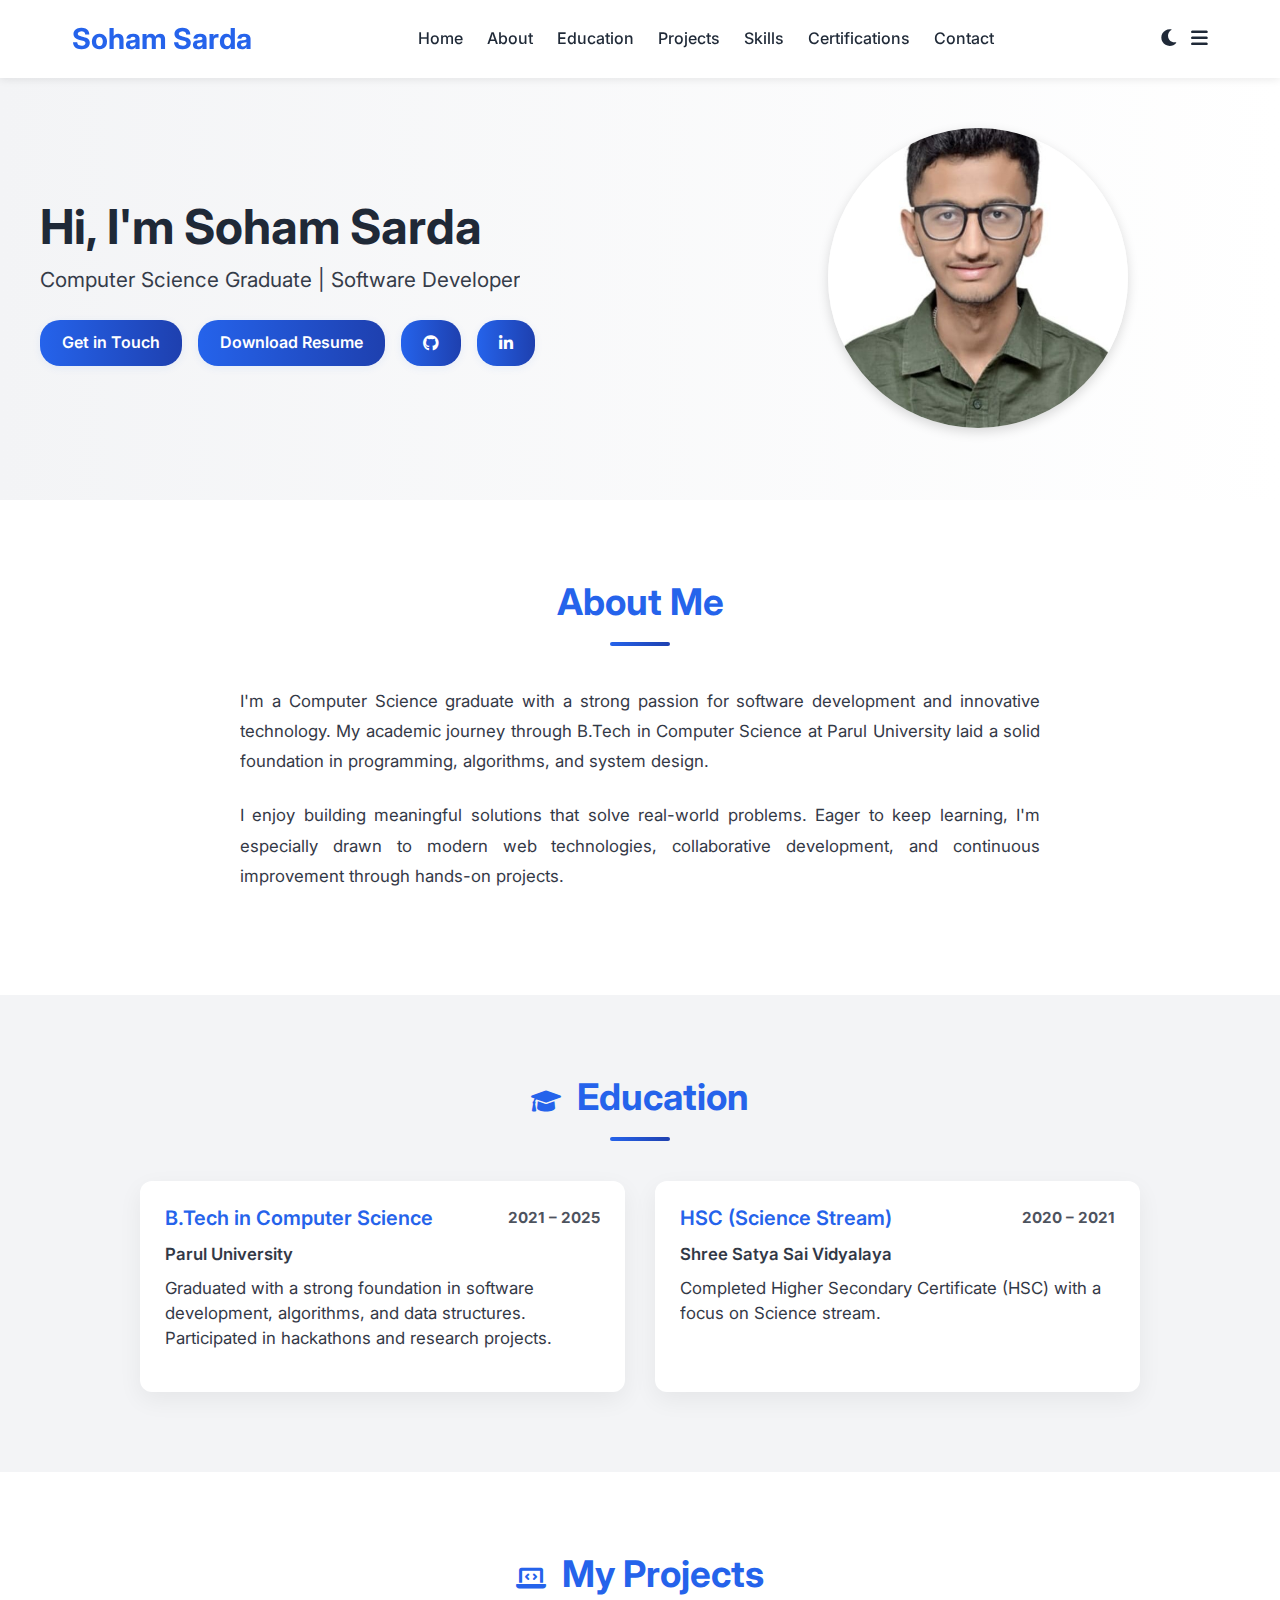
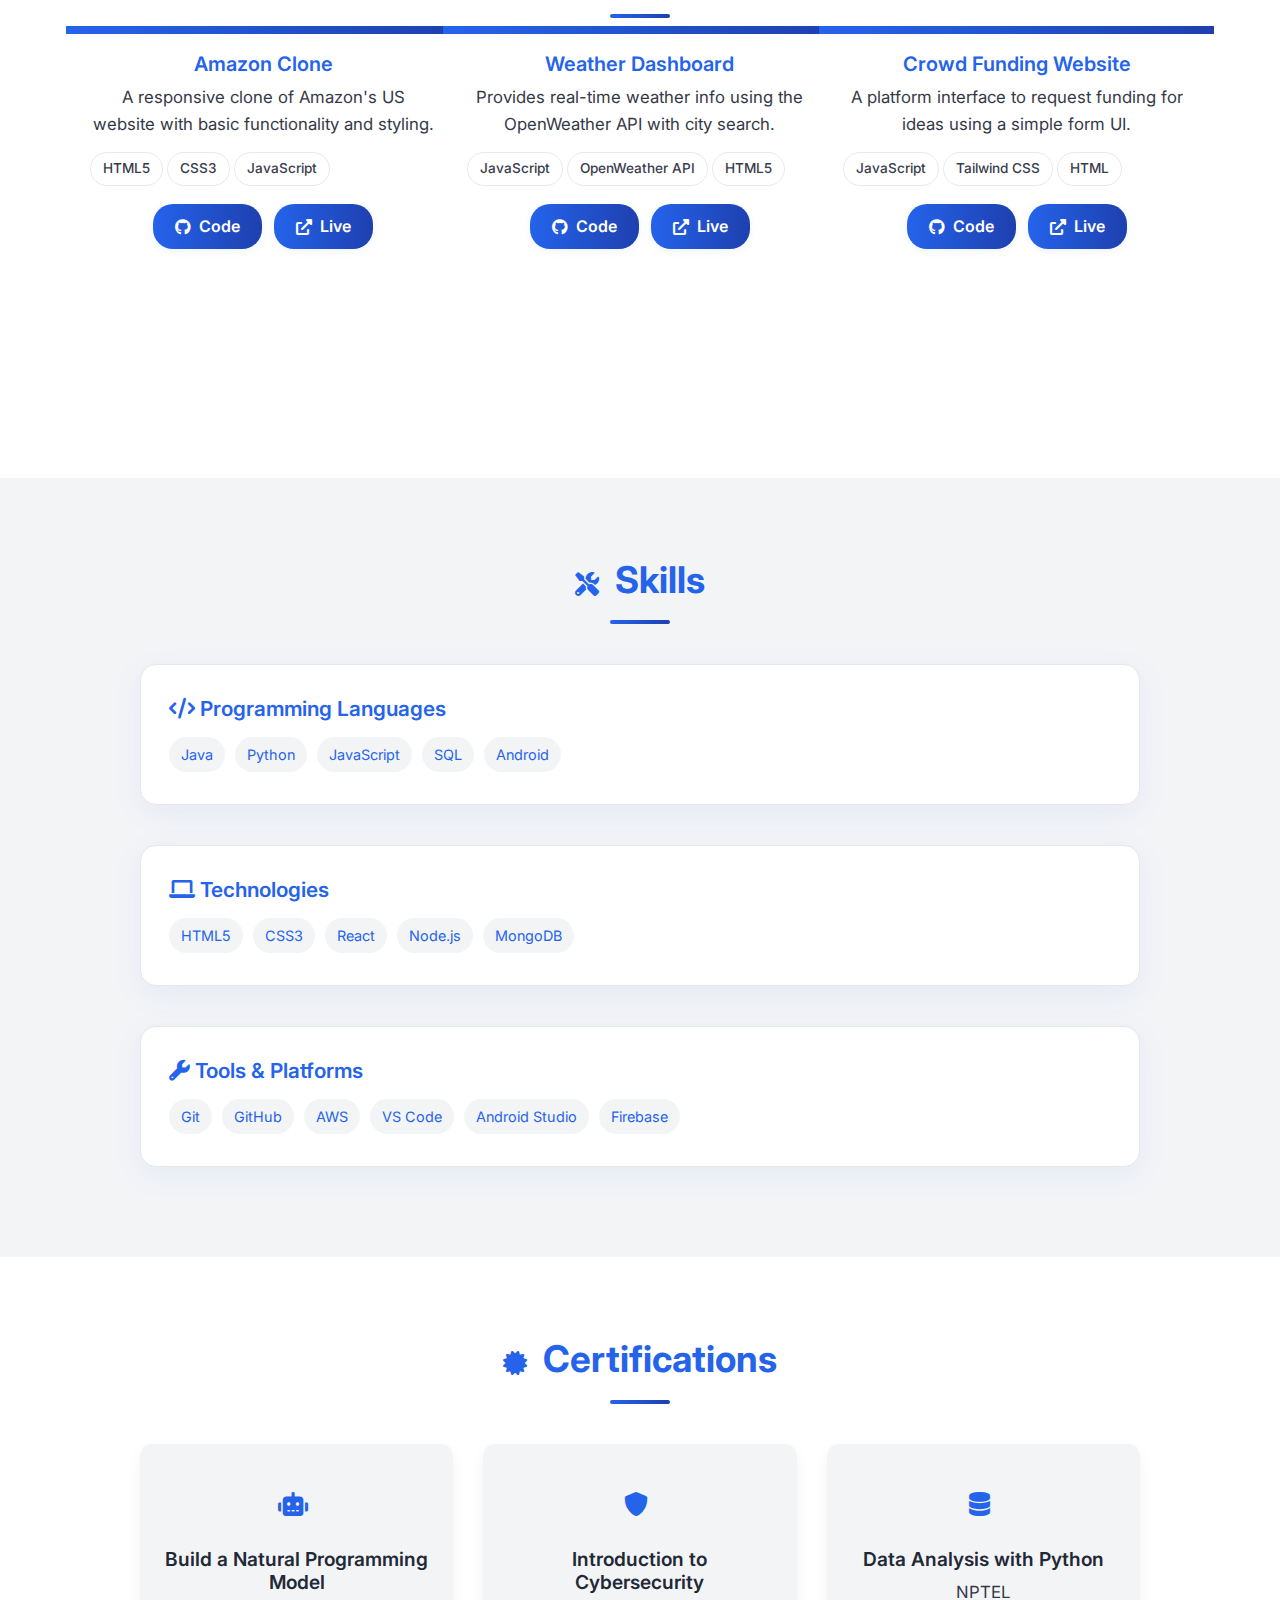
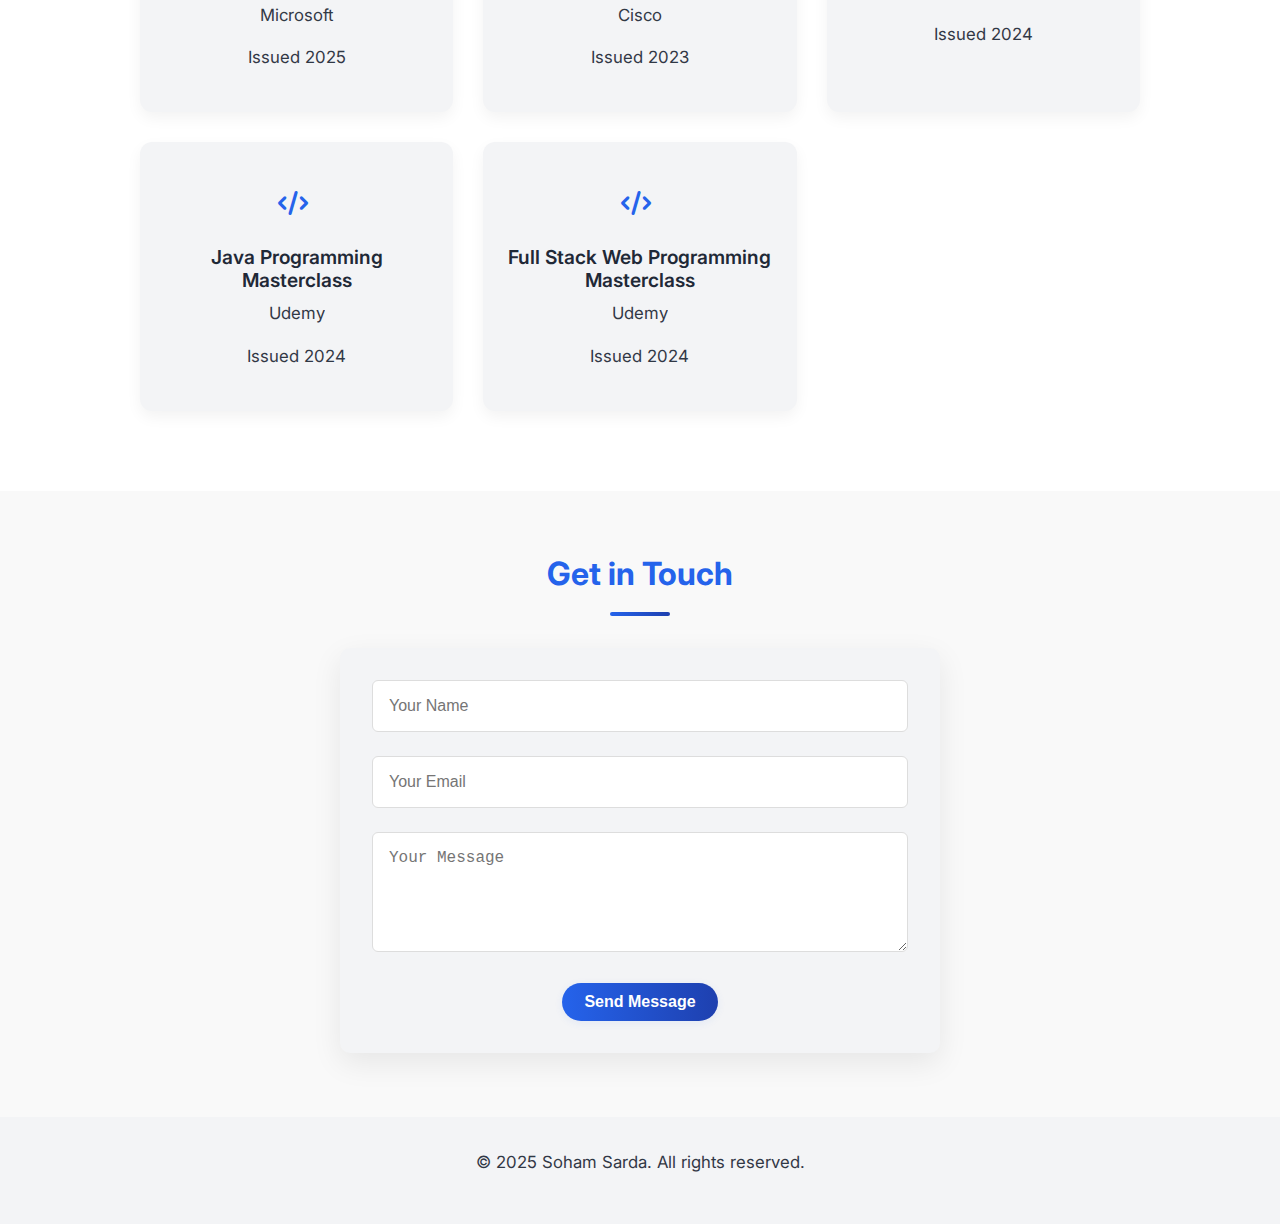
<file: index.html>
<!DOCTYPE html>
<html lang="en">
<head>
    <meta charset="UTF-8">
    <meta name="viewport" content="width=device-width, initial-scale=1.0">
    <title>Soham Sarda - Portfolio</title>
    <link rel="stylesheet" href="styles.css">
    <link rel="stylesheet" href="https://cdnjs.cloudflare.com/ajax/libs/font-awesome/6.0.0/css/all.min.css">
    <link href="https://fonts.googleapis.com/css2?family=Inter:wght@400;600;700&display=swap" rel="stylesheet">
    <!-- <script src="https://cdn.jsdelivr.net/npm/@emailjs/browser@3/dist/email.min.js"></script> -->
    
</head>
<body>
<!-- Header -->
<header class="site-header">
  <nav class="navbar">
    <div class="logo">Soham Sarda</div>

    <div class="nav-links" id="navLinks">
      <a href="#home">Home</a>
      <a href="#about">About</a>
      <a href="#education">Education</a>
      <a href="#projects">Projects</a>
      <a href="#skills">Skills</a>
      <a href="#certifications">Certifications</a>
      <a href="#contact">Contact</a>
    </div>

    <div class="nav-actions">
      <button id="darkModeToggle" class="dark-mode-toggle" aria-label="Toggle dark mode">
        <i class="fas fa-moon"></i>
      </button>
      <button class="mobile-menu-btn" id="mobileMenuBtn" aria-label="Toggle menu">
        <i class="fas fa-bars"></i>
      </button>
    </div>
  </nav>
</header>

<!-- Hero Section -->
<section id="home" class="hero">
  <div class="hero-container">
    <div class="hero-content">
      <h1>Hi, I'm Soham Sarda</h1>
      <p>Computer Science Graduate | Software Developer</p>

      <div class="hero-buttons">
        <a href="#contact" class="btn primary-btn">Get in Touch</a>
       <a href="soham resume1.pdf" class="btn secondary-btn" download title="Download Resume PDF">Download Resume</a>


        <!-- GitHub -->
        <a href="https://github.com/sohamsarda" class="btn icon-btn" target="_blank" aria-label="GitHub">
          <i class="fab fa-github"></i>
        </a>

        <!-- LinkedIn -->
        <a href="https://in.linkedin.com/in/soham-sarda-a54053243" class="btn icon-btn" target="_blank" aria-label="LinkedIn">
          <i class="fab fa-linkedin-in"></i>
        </a>
      </div>
    </div>

    <div class="hero-image">
      <img src="hero-image.jpeg" alt="Soham Sarda" class="hero-photo" loading="lazy" />

    </div>
  </div>
</section>

<!-- About Section -->
<section id="about" class="about-section">
  <h2>About Me</h2>
  <div class="about-content">
    <p>
      I'm a Computer Science graduate with a strong passion for software development and innovative technology. My academic journey through B.Tech in Computer Science at Parul University laid a solid foundation in programming, algorithms, and system design.
    </p>
    <p>
      I enjoy building meaningful solutions that solve real-world problems. Eager to keep learning, I'm especially drawn to modern web technologies, collaborative development, and continuous improvement through hands-on projects.
    </p>
  </div>
</section>


<!-- Education Section -->
<section id="education" class="education">
    <h2><i class="fas fa-graduation-cap"></i> Education</h2>
    <div class="education-grid">

        <!-- B.Tech -->
        <div class="education-card">
            <div class="edu-header">
                <h3>B.Tech in Computer Science</h3>
                <span class="duration">2021 – 2025</span>
            </div>
            <p class="institution">Parul University</p>
            <p class="details">Graduated with a strong foundation in software development, algorithms, and data structures. Participated in hackathons and research projects.</p>
        </div>

        <!-- HSC -->
        <div class="education-card">
            <div class="edu-header">
                <h3>HSC (Science Stream)</h3>
                <span class="duration">2020 – 2021</span>
            </div>
            <p class="institution">Shree Satya Sai Vidyalaya</p>
           <p class="details">Completed Higher Secondary Certificate (HSC) with a focus on Science stream.</p>

        </div>

    </div>
</section>

<!-- Projects Section -->
<section id="projects" class="projects">
    <h2><i class="fas fa-laptop-code"></i> My Projects</h2>
    <div class="project-grid">

        <!-- Project 1 -->
        <div class="project-card">
            <h3>Amazon Clone</h3>
            <p class="project-desc">A responsive clone of Amazon's US website with basic functionality and styling.</p>
            <div class="tech-stack">
                <span>HTML5</span>
                <span>CSS3</span>
                <span>JavaScript</span>
            </div>
            <div class="project-links">
                <a href="https://github.com/sohamsarda/Amazon-Clone-" target="_blank">
                    <i class="fab fa-github"></i> Code
                </a>
                <a href="https://sohamsarda.github.io/Amazon-Clone-/" target="_blank">
                    <i class="fas fa-external-link-alt"></i> Live
                </a>
            </div>
        </div>

        <!-- Project 2 -->
        <div class="project-card">
            <h3>Weather Dashboard</h3>
            <p class="project-desc">Provides real-time weather info using the OpenWeather API with city search.</p>
            <div class="tech-stack">
                <span>JavaScript</span>
                <span>OpenWeather API</span>
                <span>HTML5</span>
            </div>
            <div class="project-links">
                <a href="https://github.com/sohamsarda/weather-report" target="_blank">
                    <i class="fab fa-github"></i> Code
                </a>
                <a href="https://sohamsarda.github.io/weather-report/" target="_blank">
                    <i class="fas fa-external-link-alt"></i> Live
                </a>
            </div>
        </div>

        <!-- Project 3 -->
        <div class="project-card">
            <h3>Crowd Funding Website</h3>
            <p class="project-desc">A platform interface to request funding for ideas using a simple form UI.</p>
            <div class="tech-stack">
                <span>JavaScript</span>
                <span>Tailwind CSS</span>
                <span>HTML</span>
            </div>
            <div class="project-links">
                <a href="https://github.com/sohamsarda/crowdfundingwebsite" target="_blank">
                    <i class="fab fa-github"></i> Code
                </a>
                <a href="https://github.com/sohamsarda/crowdfundingwebsite" target="_blank">
                    <i class="fas fa-external-link-alt"></i> Live
                </a>
            </div>
        </div>

    </div>
</section>

  <!-- Skills Section -->
<section id="skills" class="skills">
    <h2><i class="fas fa-tools"></i> Skills</h2>
    <div class="skills-grid">

        <div class="skill-category">
            <h3><i class="fas fa-code"></i> Programming Languages</h3>
            <div class="skill-items">
                <span>Java</span>
                <span>Python</span>
                <span>JavaScript</span>
                <span>SQL</span>
                <span>Android</span>
            </div>
        </div>

        <div class="skill-category">
            <h3><i class="fas fa-laptop"></i> Technologies</h3>
            <div class="skill-items">
                <span>HTML5</span>
                <span>CSS3</span>
                <span>React</span>
                <span>Node.js</span>
                <span>MongoDB</span>
            </div>
        </div>

        <div class="skill-category">
            <h3><i class="fas fa-wrench"></i> Tools & Platforms</h3>
            <div class="skill-items">
                <span>Git</span>
                <span>GitHub</span>
                <span>AWS</span>
                <span>VS Code</span>
                <span>Android Studio</span>
                <span>Firebase</span>
            </div>
        </div>
    </div>
</section>
<!-- Certifications Section -->
<section id="certifications" class="certifications">
    <h2><i class="fas fa-certificate"></i> Certifications</h2>
    <div class="cert-grid">

          
        <!-- Microsoft Natural Programming -->
<div class="cert-card">
    <div class="cert-icon">
        <i class="fas fa-robot"></i>
    </div>
    <div class="cert-content">
        <h3>Build a Natural Programming Model</h3>
        <p class="cert-issuer">Microsoft</p>
        <p class="cert-date">Issued 2025</p>
    </div>
</div>



        <!-- Cisco Cybersecurity -->
        <div class="cert-card">
            <div class="cert-icon">
                <i class="fas fa-shield-alt"></i>
            </div>
            <div class="cert-content">
                <h3>Introduction to Cybersecurity</h3>
                <p class="cert-issuer">Cisco</p>
                <p class="cert-date">Issued 2023</p>
            </div>
        </div>

        <!-- NPTEL Python -->
        <div class="cert-card">
            <div class="cert-icon">
                <i class="fas fa-database"></i>
            </div>
            <div class="cert-content">
                <h3>Data Analysis with Python</h3>
                <p class="cert-issuer">NPTEL</p>
                <p class="cert-date">Issued 2024</p>
            </div>
        </div>

        <!-- Udemy Java -->
        <div class="cert-card">
            <div class="cert-icon">
                <i class="fas fa-code"></i>
            </div>
            <div class="cert-content">
                <h3>Java Programming Masterclass</h3>
                <p class="cert-issuer">Udemy</p>
                <p class="cert-date">Issued 2024</p>
            </div>
        </div>

        <!-- Udemy Java -->
        <div class="cert-card">
            <div class="cert-icon">
                <i class="fas fa-code"></i>
            </div>
            <div class="cert-content">
                <h3>Full Stack Web Programming Masterclass</h3>
                <p class="cert-issuer">Udemy</p>
                <p class="cert-date">Issued 2024</p>
            </div>
        </div>

    </div>
</section>


<!-- Contact Section -->
<section id="contact" class="contact-section">
  <h2>Get in Touch</h2>
  <div class="contact-container">
    <form
      id="contact-form"
      class="contact-form"
      action="https://formsubmit.co/sohamsardajam@gmail.com"
      method="POST"
    >
      <div class="form-group">
        <input type="text" name="name" required placeholder="Your Name" />
      </div>
      <div class="form-group">
        <input type="email" name="email" required placeholder="Your Email" />
      </div>
      <div class="form-group">
        <textarea name="message" required placeholder="Your Message"></textarea>
      </div>
      <input type="hidden" name="_next" value="https://yourdomain.com/thank-you.html" />
      <button type="submit" class="btn primary-btn">Send Message</button>
    </form>

    <!-- <div class="social-links">
      <a href="https://in.linkedin.com/in/soham-sarda-a54053243" target="_blank">
        <i class="fab fa-linkedin"></i> LinkedIn
      </a>
      <a href="https://github.com/sohamsarda/" target="_blank">
        <i class="fab fa-github"></i> GitHub
      </a>
    </div> -->
  </div>
</section>

<!-- Footer -->
<footer class="footer">
  <p>&copy; 2025 Soham Sarda. All rights reserved.</p>
</footer>


    <script src="script.js"></script>
    <script>
      // Dark mode functionality
      const darkModeToggle = document.getElementById('darkModeToggle');
      const body = document.body;
      const icon = darkModeToggle.querySelector('i');

      // Check for saved theme preference
      const savedTheme = localStorage.getItem('theme');
      if (savedTheme === 'dark') {
        body.setAttribute('data-theme', 'dark');
        icon.classList.replace('fa-moon', 'fa-sun');
      }

      darkModeToggle.addEventListener('click', () => {
        if (body.getAttribute('data-theme') === 'dark') {
          body.removeAttribute('data-theme');
          icon.classList.replace('fa-sun', 'fa-moon');
          localStorage.setItem('theme', 'light');
        } else {
          body.setAttribute('data-theme', 'dark');
          icon.classList.replace('fa-moon', 'fa-sun');
          localStorage.setItem('theme', 'dark');
        }
      });
    </script>
</body>
</html>
</file>
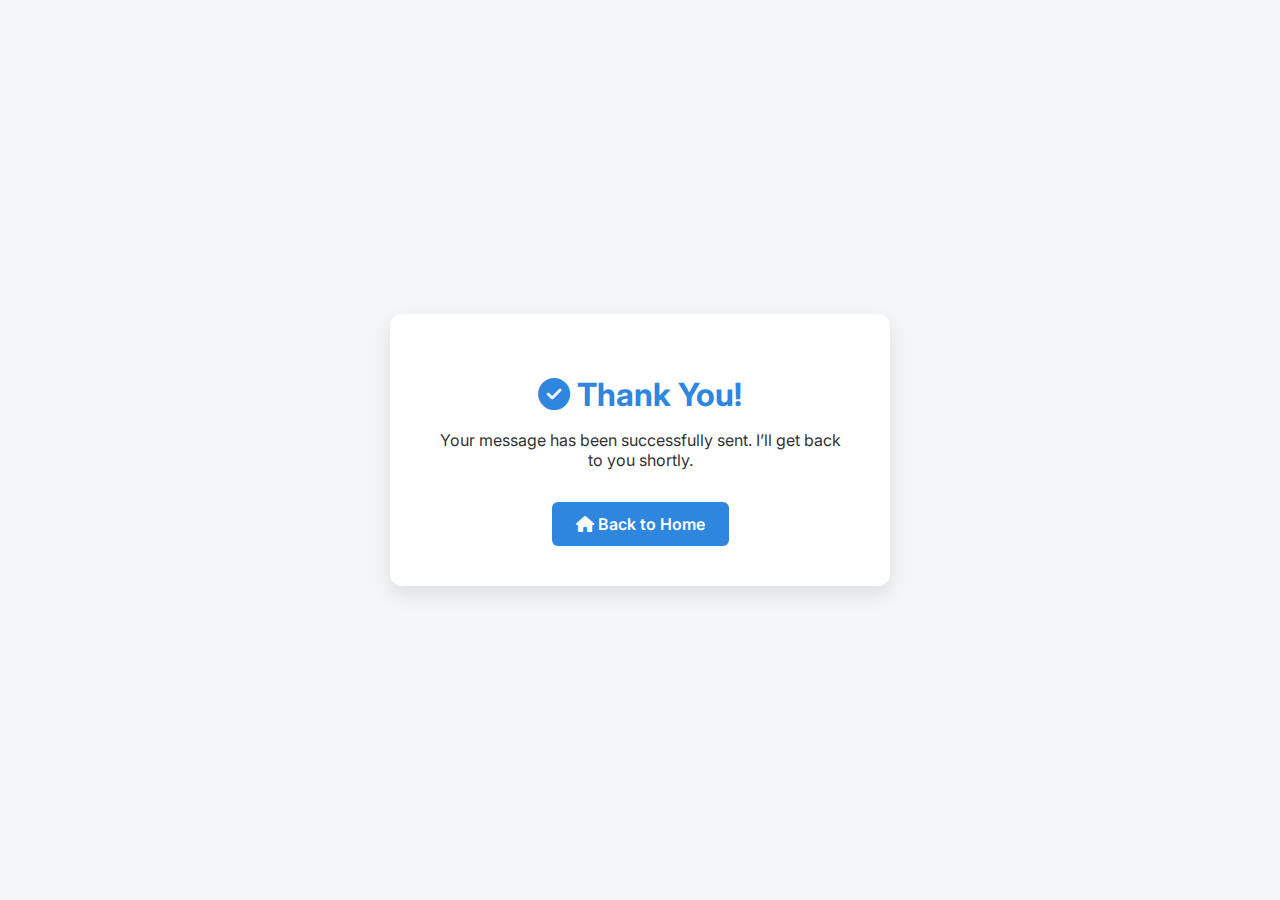
<file: thank-you.html>
<!DOCTYPE html>
<html lang="en">
<head>
  <meta charset="UTF-8" />
  <meta name="viewport" content="width=device-width, initial-scale=1.0" />
  <title>Thank You | Soham Sarda</title>

  <!-- Fonts & Icons -->
  <link href="https://fonts.googleapis.com/css2?family=Inter:wght@400;600&display=swap" rel="stylesheet">
  <link rel="stylesheet" href="https://cdnjs.cloudflare.com/ajax/libs/font-awesome/6.5.0/css/all.min.css" />

  <style>
    :root {
      --primary-color: #2e86de;
      --text-color: #333;
      --background-color: #f4f6f8;
      --card-bg: #fff;
    }

    * {
      box-sizing: border-box;
    }

    body {
      font-family: 'Inter', sans-serif;
      background-color: var(--background-color);
      margin: 0;
      padding: 0;
      display: flex;
      align-items: center;
      justify-content: center;
      height: 100vh;
      color: var(--text-color);
    }

    .thank-you-container {
      background: var(--card-bg);
      padding: 2.5rem 3rem;
      border-radius: 12px;
      box-shadow: 0 8px 20px rgba(0, 0, 0, 0.1);
      text-align: center;
      max-width: 500px;
      width: 90%;
      animation: fadeIn 0.6s ease-out;
    }

    .thank-you-container h1 {
      font-size: 2rem;
      margin-bottom: 1rem;
      color: var(--primary-color);
    }

    .thank-you-container p {
      font-size: 1rem;
      margin-bottom: 2rem;
    }

    .home-btn {
      display: inline-block;
      padding: 0.75rem 1.5rem;
      background-color: var(--primary-color);
      color: #fff;
      border: none;
      border-radius: 6px;
      text-decoration: none;
      font-weight: 600;
      transition: background-color 0.3s ease;
    }

    .home-btn:hover {
      background-color: #1e6ecb;
    }

    @keyframes fadeIn {
      from {
        opacity: 0;
        transform: translateY(15px);
      }
      to {
        opacity: 1;
        transform: translateY(0);
      }
    }
  </style>
</head>
<body>
  <div class="thank-you-container">
    <h1><i class="fas fa-check-circle"></i> Thank You!</h1>
    <p>Your message has been successfully sent. I’ll get back to you shortly.</p>
    <a href="index.html" class="home-btn"><i class="fas fa-home"></i> Back to Home</a>
  </div>
</body>
</html>
</file>
<file: styles.css>
@import url('https://fonts.googleapis.com/css2?family=Inter:wght@400;600;700&display=swap');
.cursor-dot,
.cursor-outline {
  position: fixed;
  top: 0;
  left: 0;
  pointer-events: none;
  transform: translate(-50%, -50%);
  z-index: 9999;
  border-radius: 50%;
}

.cursor-dot {
  width: 8px;
  height: 8px;
  background-color: var(--cursor-dot-color, #000);
}

.cursor-outline {
  width: 35px;
  height: 35px;
  border: 2px solid var(--cursor-ring-color, rgba(0, 0, 0, 0.3));
  transition: background-color 0.25s, border-color 0.25s, transform 0.2s ease;
}

/* Light/dark mode theme support */
[data-theme='dark'] {
  --cursor-dot-color: #fff;
  --cursor-ring-color: rgba(255, 255, 255, 0.4);
}

[data-theme='light'] {
  --cursor-dot-color: #000;
  --cursor-ring-color: rgba(0, 0, 0, 0.3);
}


/* Variables */
:root {
    --primary-color: #2563eb;
    --secondary-color: #1e40af;
    --text-color: #1f2937;
    --bg-color: #ffffff;
    --card-bg: #f3f4f6;
    --border-color: #e5e7eb;
    --transition: all 0.3s ease;
    --section-padding: 5rem 2rem;
    --container-width: 1200px;
    --card-shadow: 0 4px 6px -1px rgba(0, 0, 0, 0.1), 0 2px 4px -1px rgba(0, 0, 0, 0.06);
}

/* Dark Mode Variables */
[data-theme="dark"] {
    --primary-color: #3b82f6;
    --secondary-color: #60a5fa;
    --text-color: #f3f4f6;
    --bg-color: #111827;
    --card-bg: #1f2937;
    --border-color: #374151;
    --card-shadow: 0 4px 6px -1px rgba(0, 0, 0, 0.2), 0 2px 4px -1px rgba(0, 0, 0, 0.1);
}

/* Reset & Base Styles */
* {
    margin: 0;
    padding: 0;
    box-sizing: border-box;
}

html {
    scroll-behavior: smooth;
}

body {
    font-family: 'Inter', sans-serif;
    line-height: 1.6;
    color: var(--text-color);
    background: linear-gradient(135deg, #f5f7fa 0%, #e3e8f0 100%);
    background-attachment: fixed;
    transition: var(--transition);
}

[data-theme="dark"] body {
    background: linear-gradient(135deg, #181c24 0%, #232a36 100%);
}

/* Typography */
h1, h2, h3, h4, h5, h6 {
    margin-bottom: 1rem;
    line-height: 1.2;
}

h1 {
    font-size: 3rem;
}

h2 {
    font-size: 2.5rem;
    text-align: center;
    margin-bottom: 2rem;
}

p {
    margin-bottom: 1rem;
}

/* Container */
.container {
    max-width: var(--container-width);
    margin: 0 auto;
    padding: 0 2rem;
}

/* Header */
.site-header {
    background-color: var(--bg-color);
    box-shadow: 0 2px 8px rgba(0, 0, 0, 0.08);
    position: fixed;
    width: 100%;
    top: 0;
    z-index: 1000;
}

.navbar {
    max-width: 1200px;
    margin: auto;
    padding: 1rem 2rem;
    display: flex;
    justify-content: space-between;
    align-items: center;
}

.logo {
    font-size: 1.8rem;
    font-weight: bold;
    color: var(--primary-color);
}

.nav-links {
    display: flex;
    gap: 1.5rem;
}

.nav-links a {
    text-decoration: none;
    font-weight: 500;
    color: var(--text-color);
    transition: color 0.3s ease;
}

.nav-links a:hover {
    color: var(--primary-color);
}

.nav-actions {
    display: flex;
    align-items: center;
    gap: 0.75rem;
}

/* Dark mode toggle and mobile menu button */
.dark-mode-toggle,
.mobile-menu-btn {
    background: none;
    border: none;
    font-size: 1.2rem;
    cursor: pointer;
    color: var(--text-color);
}

/* Hero Section */
.hero {
    background: linear-gradient(to right, var(--card-bg), var(--bg-color));
    padding: 4rem 2rem;
    margin-top: 4rem;
}

.hero-container {
    display: flex;
    flex-wrap: wrap;
    align-items: center;
    justify-content: space-between;
    max-width: 1200px;
    margin: auto;
    gap: 2rem;
}

.hero-content {
    flex: 1 1 50%;
}

.hero-content h1 {
    font-size: 3rem;
    color: var(--text-color);
    margin-bottom: 0.5rem;
}

.hero-content p {
    font-size: 1.3rem;
    color: var(--text-color);
    opacity: 0.9;
    margin-bottom: 1.5rem;
}

.hero-buttons {
    display: flex;
    flex-wrap: wrap;
    gap: 1rem;
}

.hero-image {
    flex: 1 1 40%;
    text-align: center;
}

.hero-photo {
    width: 300px;
    height: 300px;
    border-radius: 50%;
    object-fit: cover;
    box-shadow: 0 4px 12px rgba(0, 0, 0, 0.15);
}

/* Sections */
section {
    padding: 5rem 5%;
}

section h2 {
    position: relative;
    text-align: center;
    font-size: 2.3rem;
    color: var(--primary-color);
    margin-bottom: 2.5rem;
    font-weight: 700;
}

section h2::after {
    content: '';
    display: block;
    width: 60px;
    height: 4px;
    background: linear-gradient(90deg, var(--primary-color), var(--secondary-color));
    border-radius: 2px;
    margin: 18px auto 0 auto;
}

/* About Section */
.about-section {
    background-color: var(--bg-color);
    text-align: center;
}

.about-content {
    max-width: 800px;
    margin: 0 auto;
    font-size: 1.1rem;
    color: var(--text-color);
    line-height: 1.8;
    text-align: justify;
}

.about-content p {
    margin-bottom: 1.5rem;
}

/* Education Section */
.education {
    background-color: var(--card-bg);
}

.education-grid {
    display: grid;
    gap: 30px;
    grid-template-columns: repeat(auto-fit, minmax(300px, 1fr));
    max-width: 1000px;
    margin: auto;
}

.education-card {
    background: var(--bg-color);
    padding: 25px;
    border-radius: 12px;
    box-shadow: 0 8px 24px rgba(0, 0, 0, 0.06);
    transition: transform 0.3s ease, box-shadow 0.3s ease;
}

.education-card:hover {
    transform: translateY(-6px);
    box-shadow: 0 12px 28px rgba(0, 0, 0, 0.08);
}

.edu-header {
    display: flex;
    justify-content: space-between;
    align-items: center;
    margin-bottom: 10px;
}

.edu-header h3 {
    margin: 0;
    font-size: 1.25rem;
    color: var(--primary-color);
}

.duration {
    font-weight: bold;
    color: var(--text-color);
    opacity: 0.8;
    font-size: 0.95rem;
}

.institution {
    font-weight: 600;
    margin-bottom: 8px;
    color: var(--text-color);
}

.details {
    font-size: 0.95rem;
    color: var(--text-color);
    opacity: 0.8;
    line-height: 1.5;
}

/* Projects Section */
.projects {
    background-color: var(--bg-color);
}

.projects h2 {
    position: relative;
    margin-bottom: 2.5rem;
}

.projects h2::after {
    content: '';
    display: block;
    width: 60px;
    height: 4px;
    background: linear-gradient(90deg, var(--primary-color), var(--secondary-color));
    border-radius: 2px;
    margin: 18px auto 0 auto;
}

.project-grid {
    display: grid;
    grid-template-columns: repeat(auto-fit, minmax(300px, 1fr));
    gap: 30px;
    max-width: 1100px;
    margin: auto;
}

.project-card {
    display: flex;
    flex-direction: column;
    justify-content: flex-start;
    min-height: 340px;
}

.project-card:hover {
    transform: translateY(-5px);
    box-shadow: 0 10px 25px rgba(0, 0, 0, 0.1);
}


.project-card::before {
    content: '';
    display: block;
    width: calc(100% + 3rem); /* 100% + padding left + padding right */
    height: 8px;
    background: linear-gradient(90deg, var(--primary-color), var(--secondary-color));
    margin-left: -1.5rem;
    margin-right: -1.5rem;
    margin-bottom: 18px;
    margin-top: -2rem;
}

.project-icon {
    display: flex;
    align-items: center;
    justify-content: center;
    width: 48px;
    height: 48px;
    background: linear-gradient(135deg, var(--primary-color) 60%, var(--secondary-color) 100%);
    border-radius: 50%;
    margin-top: -10px;
    box-shadow: 0 2px 8px rgba(37,99,235,0.10);
}

.project-icon i {
    color: #fff;
    font-size: 2rem;
}

.project-card h3 {
    text-align: center;
    font-size: 1.25rem;
    margin-bottom: 8px;
    color: var(--primary-color);
}

.project-desc {
    text-align: center;
    margin-bottom: 14px;
}

.tech-stack {
    justify-content: center;
    margin-bottom: 18px;
}

.tech-stack span {
    display: inline-block;
    background-color: var(--bg-color);
    color: var(--text-color);
    opacity: 0.9;
    padding: 5px 12px;
    border-radius: 20px;
    font-size: 0.85rem;
    font-weight: 500;
    border: 1px solid var(--border-color);
    box-shadow: none;
    transition: all 0.3s ease;
}

.tech-stack span:hover {
    background-color: var(--border-color);
    color: var(--primary-color);
}

.project-links {
    display: flex;
    justify-content: center;
    gap: 12px;
}

.project-links a {
    display: inline-flex;
    align-items: center;
    gap: 6px;
    background: linear-gradient(90deg, var(--primary-color), var(--secondary-color));
    color: #fff;
    font-weight: 600;
    border-radius: 20px;
    padding: 7px 18px;
    font-size: 0.98rem;
    text-decoration: none;
    box-shadow: 0 2px 8px rgba(37,99,235,0.08);
    transition: background 0.2s, color 0.2s;
}

.project-links a:hover {
    background: linear-gradient(90deg, var(--secondary-color), var(--primary-color));
    color: #fff;
}

/* Skills Section */
.skills {
    background-color: var(--card-bg);
}

.skills h2 {
    position: relative;
    margin-bottom: 2.5rem;
}

.skills h2::after {
    content: '';
    display: block;
    width: 60px;
    height: 4px;
    background: linear-gradient(90deg, var(--primary-color), var(--secondary-color));
    border-radius: 2px;
    margin: 18px auto 0 auto;
}

.skills-grid {
    display: flex;
    flex-direction: column;
    gap: 30px;
    max-width: 1000px;
    margin: auto;
}

.skill-category {
    background: var(--bg-color);
    padding: 32px 28px;
    border-radius: 16px;
    box-shadow: 0 8px 32px rgba(37,99,235,0.07);
    border: 1.5px solid var(--border-color);
    margin-bottom: 10px;
    transition: box-shadow 0.3s cubic-bezier(.4,2,.6,1), border-color 0.3s;
}

.skill-category:hover {
    box-shadow: 0 16px 48px rgba(37,99,235,0.13);
    border-color: var(--primary-color);
    transform: translateY(-5px);
}

.skill-category h3 {
    font-size: 1.3rem;
    margin-bottom: 15px;
    color: var(--primary-color);
}

.skill-items {
    display: flex;
    flex-wrap: wrap;
    gap: 10px;
}

.skill-items span {
    background-color: var(--card-bg);
    color: var(--primary-color);
    padding: 6px 12px;
    border-radius: 20px;
    font-size: 0.9rem;
    transition: background-color 0.3s ease;
}

.skill-items span:hover {
    background-color: var(--border-color);
}

.soft-skill-icon, .skill-items i {
    font-size: 1.5rem;
    color: var(--primary-color);
    min-width: 32px;
    text-align: center;
}

.soft-skill-bar {
    flex: 1 1 auto;
    height: 12px;
    background: var(--border-color);
    border-radius: 8px;
    overflow: hidden;
    margin: 0 10px;
    position: relative;
}

.soft-skill-bar-fill {
    height: 100%;
    background: linear-gradient(90deg, var(--primary-color), var(--secondary-color));
    border-radius: 8px;
    transition: width 1.2s cubic-bezier(.4,2,.6,1);
}

.soft-skill {
    margin-bottom: 8px;
}

.soft-skill:last-child {
    margin-bottom: 0;
}

/* Certifications Section */
.certifications {
    background-color: var(--bg-color);
}

.cert-grid {
    display: grid;
    grid-template-columns: repeat(auto-fit, minmax(280px, 1fr));
    gap: 30px;
    max-width: 1000px;
    margin: auto;
}

.cert-card {
    background: var(--card-bg);
    border-radius: 12px;
    padding: 25px;
    text-align: center;
    box-shadow: 0 6px 15px rgba(0, 0, 0, 0.05);
    transition: transform 0.3s ease, box-shadow 0.3s ease;
}

.cert-card:hover {
    transform: translateY(-5px);
    box-shadow: 0 10px 25px rgba(0, 0, 0, 0.1);
}

.cert-icon {
    font-size: 2.5rem;
    color: var(--primary-color);
    margin-bottom: 15px;
}

.cert-icon i {
    color: #fff;
    font-size: 2.5rem;
}

.cert-content h3 {
    font-size: 1.2rem;
    margin-bottom: 8px;
    color: var(--text-color);
}

.cert-issuer {
    font-size: 0.95rem;
    color: var(--text-color);
    opacity: 0.8;
}

.cert-date {
    font-size: 0.85rem;
    color: var(--text-color);
    opacity: 0.6;
}


.contact-section {
    padding: 4rem 1rem;
    background-color: var(--section-bg, #f9f9f9);
    text-align: center;
}

.contact-section h2 {
    font-size: 2rem;
    margin-bottom: 2rem;
    color: var(--primary-color, #2e86de);
}

.contact-container {
    max-width: 600px;
    margin: 0 auto;
    background: var(--card-bg, #fff);
    padding: 2rem;
    border-radius: 10px;
    box-shadow: 0 10px 30px rgba(0, 0, 0, 0.08);
}
.contact-container:hover {
    transform: translateY(-5px);
    box-shadow: 0 10px 25px rgba(0, 0, 0, 0.1);
}




.contact-form .form-group {
    margin-bottom: 1.5rem;
}

.contact-form input,
.contact-form textarea {
    width: 100%;
    padding: 1rem;
    border: 1px solid #ddd;
    border-radius: 6px;
    font-size: 1rem;
    transition: border-color 0.3s ease, box-shadow 0.3s ease;
    background-color: var(--input-bg, #fff);
    color: var(--text-color, #333);
}

.contact-form input:focus,
.contact-form textarea:focus {
    border-color: var(--primary-color, #2e86de);
    box-shadow: 0 0 0 3px rgba(46, 134, 222, 0.1);
    outline: none;
}

.contact-form textarea {
    min-height: 120px;
    resize: vertical;
}

.contact-form .primary-btn {
    display: inline-block;
    background-color: var(--primary-color, #2e86de);
    color: #fff;
    padding: 0.75rem 1.5rem;
    border: none;
    border-radius: 6px;
    font-weight: 600;
    cursor: pointer;
    transition: background-color 0.3s ease;
}

.contact-form .primary-btn:hover {
    background-color: #1d6fd2;
}

/* Optional Dark Mode Support */
[data-theme='dark'] .contact-section {
    --section-bg: #1a1a1a;
    --card-bg: #252525;
    --text-color: #eee;
    --input-bg: #333;
}


/* Buttons */
.btn {
    display: inline-flex;
    align-items: center;
    gap: 8px;
    background: linear-gradient(90deg, var(--primary-color), var(--secondary-color));
    color: #fff;
    font-weight: 600;
    border-radius: 20px;
    padding: 10px 22px;
    font-size: 1rem;
    text-decoration: none;
    box-shadow: 0 2px 8px rgba(37,99,235,0.08);
    border: none;
    transition: background 0.2s, color 0.2s;
}

.primary-btn {
    background-color: var(--primary-color);
    color: white;
}

.primary-btn:hover {
    background-color: var(--secondary-color);
}

.secondary-btn {
    background-color: var(--card-bg);
    color: var(--text-color);
    border: 1px solid var(--border-color);
}

.secondary-btn:hover {
    background-color: var(--border-color);
}

.icon-btn {
    padding: 0.75rem;
    background-color: var(--card-bg);
    color: var(--text-color);
    border-radius: 50%;
}

.icon-btn:hover {
    background-color: var(--border-color);
}

/* Footer */
.footer {
    background-color: var(--card-bg);
    color: var(--text-color);
    text-align: center;
    padding: 2rem;
}

/* Mobile Menu */
.mobile-menu {
    position: fixed;
    top: 0;
    left: 0;
    right: 0;
    bottom: 0;
    background-color: var(--bg-color);
    display: flex;
    flex-direction: column;
    align-items: center;
    justify-content: center;
    gap: 2rem;
    z-index: 1001;
    transform: translateX(-100%);
    transition: var(--transition);
}

.mobile-menu.active {
    transform: translateX(0);
}

.mobile-menu a {
    color: var(--text-color);
    text-decoration: none;
    font-size: 1.2rem;
    font-weight: 500;
}

.close-menu {
    position: absolute;
    top: 1rem;
    right: 1rem;
    background: none;
    border: none;
    color: var(--text-color);
    font-size: 1.5rem;
    cursor: pointer;
}

/* Responsive Design */
@media (max-width: 768px) {
    .nav-links {
        display: none;
    }

    .mobile-menu-btn {
        display: block;
    }

    .hero-container {
        flex-direction: column;
        text-align: center;
    }

    .hero-content {
        order: 2;
    }

    .hero-image {
        order: 1;
    }

    h1 {
        font-size: 2.5rem;
    }

    h2 {
        font-size: 2rem;
    }

    .project-grid,
    .skills-grid,
    .cert-grid {
        grid-template-columns: 1fr;
    }
} 

.soft-skills-list {
    display: flex;
    flex-direction: column;
    gap: 18px;
    margin-top: 10px;
}

.soft-skill {
    display: flex;
    align-items: center;
    gap: 15px;
    background: var(--card-bg);
    border-radius: 20px;
    padding: 10px 18px;
    box-shadow: 0 2px 8px rgba(0,0,0,0.04);
}

.soft-skill-name {
    flex: 0 0 140px;
    font-weight: 600;
    color: var(--text-color);
}

.soft-skill-percent {
    min-width: 36px;
    text-align: right;
    font-size: 0.95rem;
    color: var(--primary-color);
    font-weight: 600;
}

.section-container {
    background: var(--card-bg);
    border-radius: 18px;
    box-shadow: 0 8px 32px rgba(37,99,235,0.07);
    border: 1.5px solid var(--border-color);
    padding: 3.5rem 2rem;
    max-width: 1100px;
    margin: 3rem auto;
}

/* Card style for all cards (education, project, certification) */
.card {
    position: relative;
    background: var(--bg-color);
    border-radius: 16px;
    box-shadow: 0 8px 32px rgba(37,99,235,0.07);
    border: 1.5px solid var(--border-color);
    padding: 2rem 1.5rem;
    margin-bottom: 18px;
    overflow: hidden;
    transition: box-shadow 0.3s cubic-bezier(.4,2,.6,1), border-color 0.3s;
}
.card:hover {
    box-shadow: 0 16px 48px rgba(37,99,235,0.13);
    border-color: var(--primary-color);
}

/* Unify button/link styles */
.btn, .project-links a, .contact-form .primary-btn {
    display: inline-flex;
    align-items: center;
    gap: 8px;
    background: linear-gradient(90deg, var(--primary-color), var(--secondary-color));
    color: #fff;
    font-weight: 600;
    border-radius: 20px;
    padding: 10px 22px;
    font-size: 1rem;
    text-decoration: none;
    box-shadow: 0 2px 8px rgba(37,99,235,0.08);
    border: none;
    transition: background 0.2s, color 0.2s;
}
.btn:hover, .project-links a:hover, .contact-form .primary-btn:hover {
    background: linear-gradient(90deg, var(--secondary-color), var(--primary-color));
    color: #fff;
}

/* Unify icon style */
section h2 i, .cert-icon i, .soft-skill-icon i {
    color: var(--primary-color);
    font-size: 1.5rem;
    vertical-align: middle;
    margin-right: 8px;
}

/* Typography */
h3 {
    font-size: 1.25rem;
    color: var(--primary-color);
    font-weight: 600;
    margin-bottom: 0.7rem;
}
p, .details, .project-desc, .cert-issuer, .cert-date {
    font-size: 1.05rem;
    color: var(--text-color);
    opacity: 0.92;
}

/* Responsive */
@media (max-width: 900px) {
    .section-container {
        padding: 2rem 0.5rem;
    }
}
</file>
